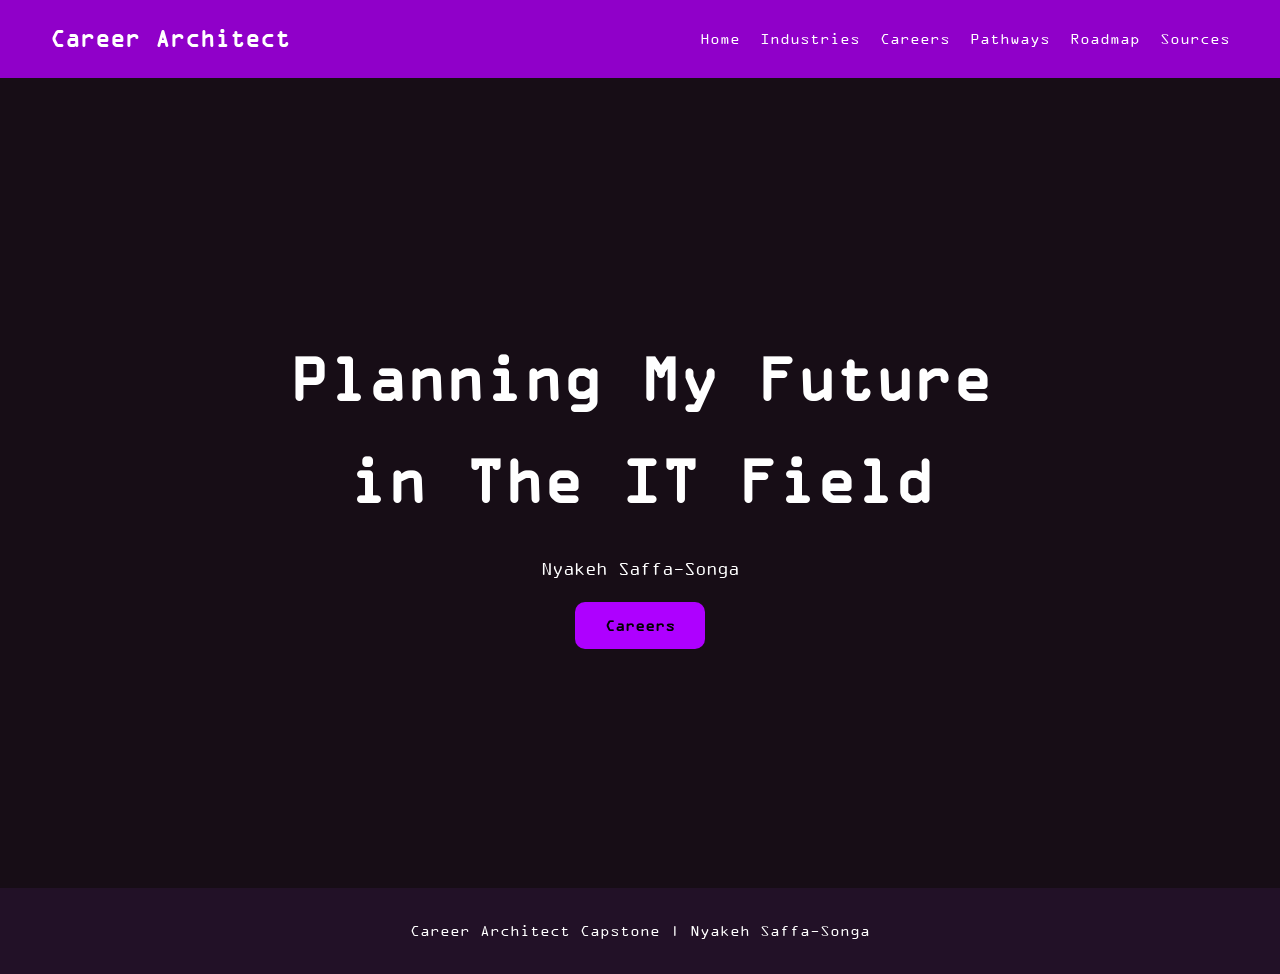
<file: index.html>
<!DOCTYPE html>
<html lang="en">
<head>
    <meta charset="UTF-8">
    <meta name="viewport" content="width=device-width, initial-scale=1.0">
    <title>Career Architect | Nyakeh Saffa-Songa</title>
    <link rel="stylesheet" href="style.css">
</head>
<body>

<header>
    <nav>
        <h1>Career Architect</h1>

        <ul>
            <li><a href="index.html">Home</a></li>
            <li><a href="industries.html">Industries</a></li>
            <li><a href="careers.html">Careers</a></li>
            <li><a href="pathways.html">Pathways</a></li>
            <li><a href="roadmap.html">Roadmap</a></li>
            <li><a href="sources.html">Sources</a></li>
        </ul>
    </nav>

    <section class="hero">
        <div class="heroContent">
            <h2>Planning My Future in The IT Field</h2>

            <p>
                Nyakeh Saffa-Songa
            </p>

            <a href="careers.html" class="btn">Careers</a>
        </div>
    </section>
</header>

<footer>
    <p>Career Architect Capstone | Nyakeh Saffa-Songa</p>
</footer>

<script src="script.js"></script>
</body>
</html>
</file>
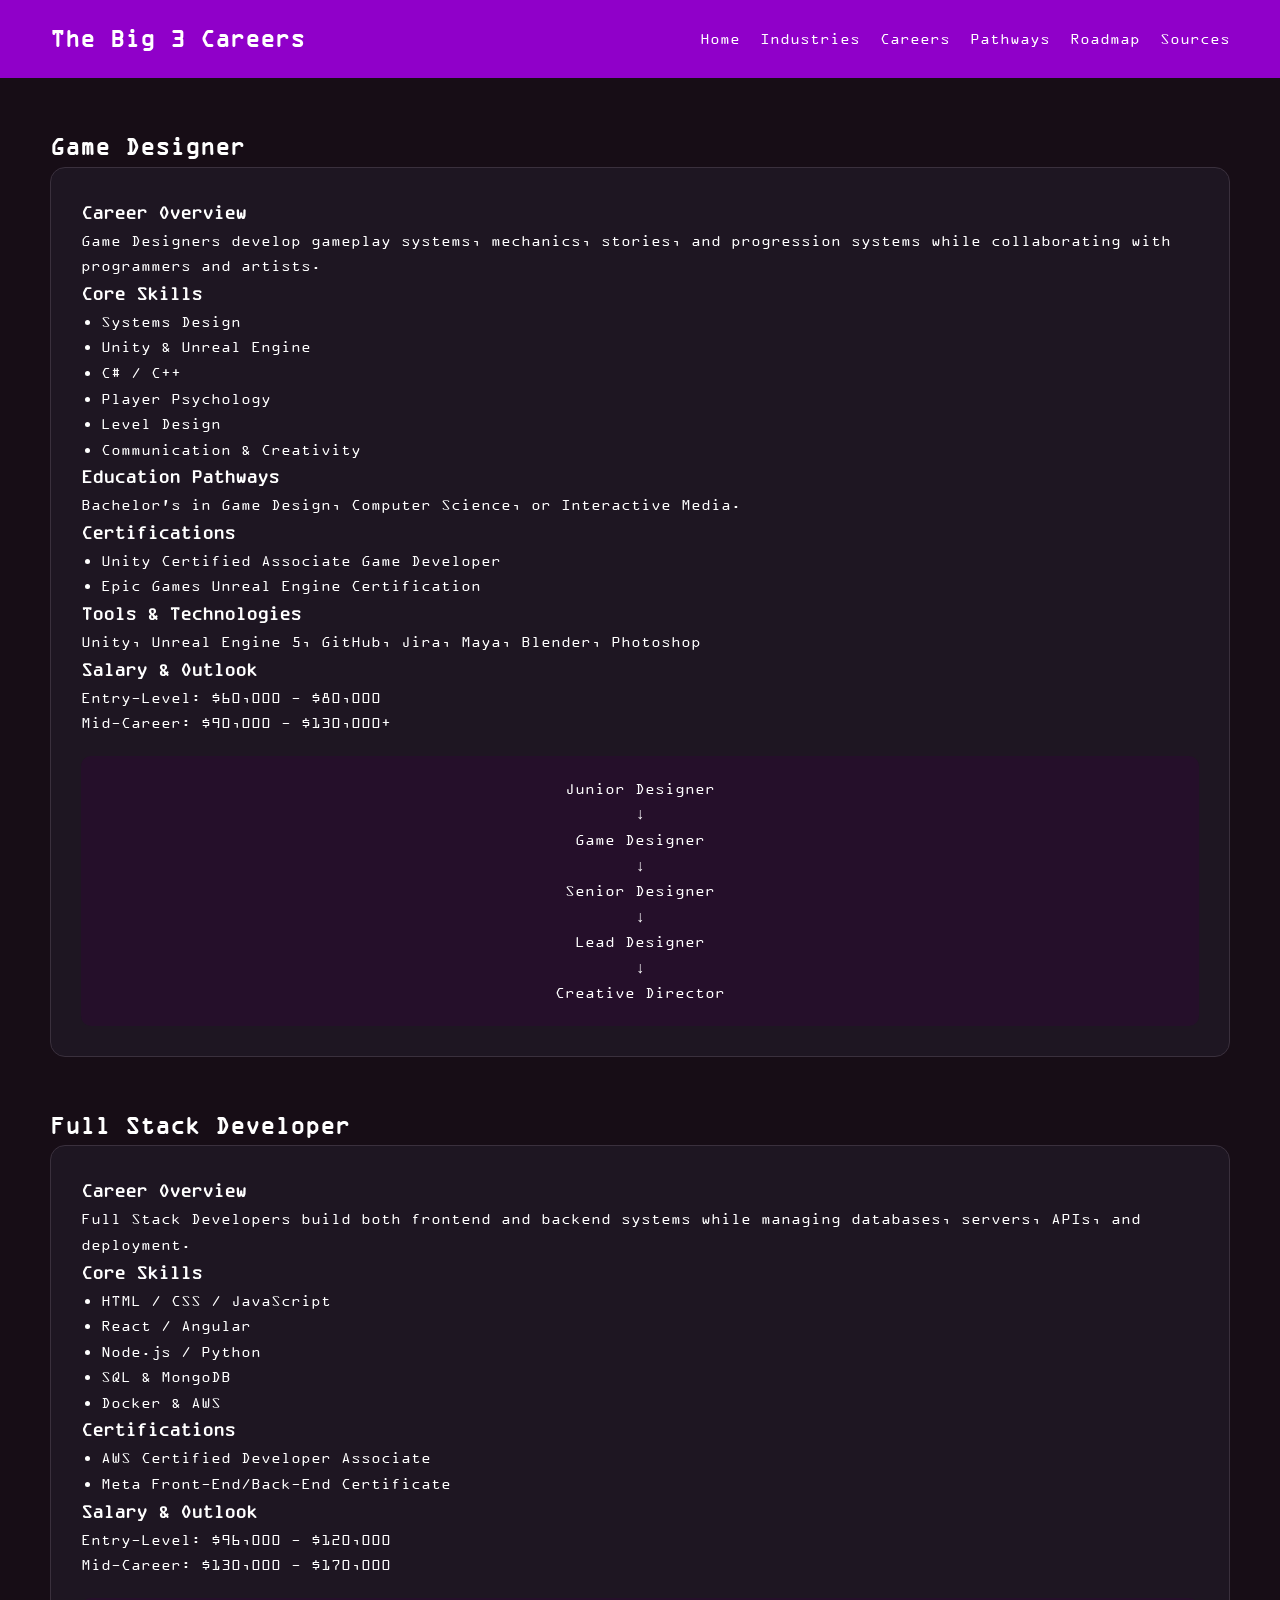
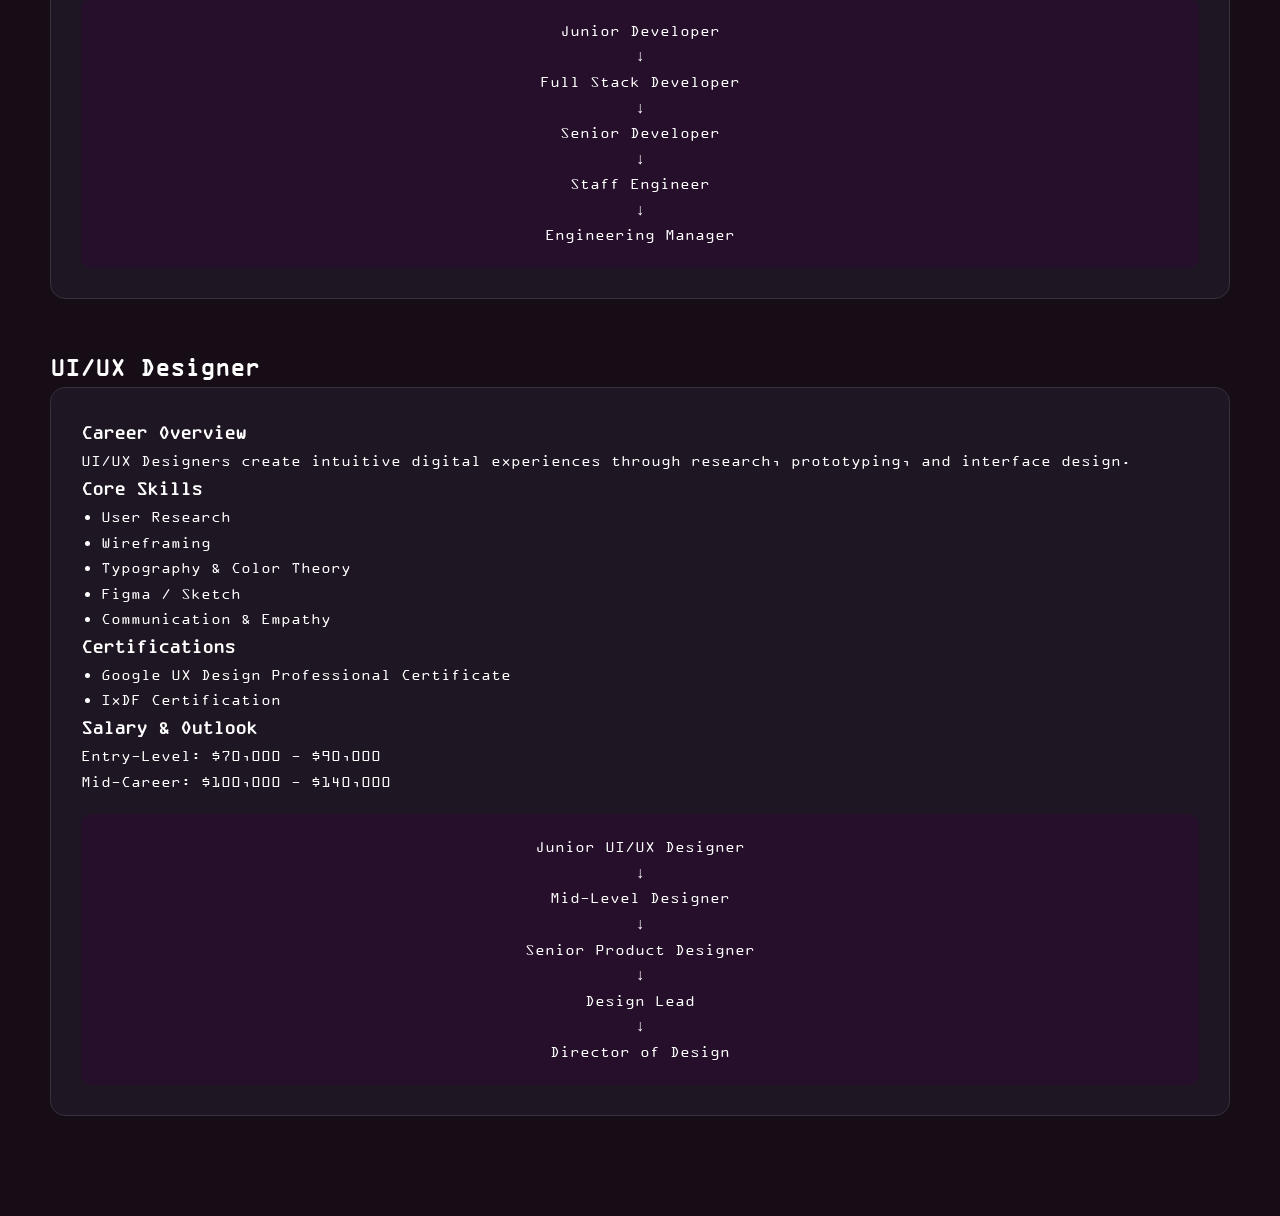
<file: careers.html>
<!DOCTYPE html>
<html lang="en">
<head>
    <meta charset="UTF-8">
    <meta name="viewport" content="width=device-width, initial-scale=1.0">
    <title>Career Deep Dive</title>
    <link rel="stylesheet" href="style.css">
</head>
<body>

<nav>
    <h1>The Big 3 Careers</h1>

    <ul>
        <li><a href="index.html">Home</a></li>
        <li><a href="industries.html">Industries</a></li>
        <li><a href="careers.html">Careers</a></li>
        <li><a href="pathways.html">Pathways</a></li>
        <li><a href="roadmap.html">Roadmap</a></li>
        <li><a href="sources.html">Sources</a></li>
    </ul>
</nav>

<main class="careerContainer">

<section class="careerSection">

<h2>Game Designer</h2>

<div class="careerBox">

<h3>Career Overview</h3>

<p>
Game Designers develop gameplay systems, mechanics,
stories, and progression systems while collaborating
with programmers and artists.
</p>

<h3>Core Skills</h3>

<ul>
<li>Systems Design</li>
<li>Unity & Unreal Engine</li>
<li>C# / C++</li>
<li>Player Psychology</li>
<li>Level Design</li>
<li>Communication & Creativity</li>
</ul>

<h3>Education Pathways</h3>

<p>
Bachelor's in Game Design, Computer Science,
or Interactive Media.
</p>

<h3>Certifications</h3>

<ul>
<li>Unity Certified Associate Game Developer</li>
<li>Epic Games Unreal Engine Certification</li>
</ul>

<h3>Tools & Technologies</h3>

<p>
Unity, Unreal Engine 5, GitHub, Jira,
Maya, Blender, Photoshop
</p>

<h3>Salary & Outlook</h3>

<p>
Entry-Level: $60,000 - $80,000
<br>
Mid-Career: $90,000 - $130,000+
</p>

<div class="ladder">
    <div>Junior Designer</div>
    <div>↓</div>
    <div>Game Designer</div>
    <div>↓</div>
    <div>Senior Designer</div>
    <div>↓</div>
    <div>Lead Designer</div>
    <div>↓</div>
    <div>Creative Director</div>
</div>

</div>
</section>

<section class="careerSection">

<h2>Full Stack Developer</h2>

<div class="careerBox">

<h3>Career Overview</h3>

<p>
Full Stack Developers build both frontend
and backend systems while managing databases,
servers, APIs, and deployment.
</p>

<h3>Core Skills</h3>

<ul>
<li>HTML / CSS / JavaScript</li>
<li>React / Angular</li>
<li>Node.js / Python</li>
<li>SQL & MongoDB</li>
<li>Docker & AWS</li>
</ul>

<h3>Certifications</h3>

<ul>
<li>AWS Certified Developer Associate</li>
<li>Meta Front-End/Back-End Certificate</li>
</ul>

<h3>Salary & Outlook</h3>

<p>
Entry-Level: $96,000 - $120,000
<br>
Mid-Career: $130,000 - $170,000
</p>

<div class="ladder">
    <div>Junior Developer</div>
    <div>↓</div>
    <div>Full Stack Developer</div>
    <div>↓</div>
    <div>Senior Developer</div>
    <div>↓</div>
    <div>Staff Engineer</div>
    <div>↓</div>
    <div>Engineering Manager</div>
</div>

</div>
</section>

<section class="careerSection">

<h2>UI/UX Designer</h2>

<div class="careerBox">

<h3>Career Overview</h3>

<p>
UI/UX Designers create intuitive digital
experiences through research, prototyping,
and interface design.
</p>

<h3>Core Skills</h3>

<ul>
<li>User Research</li>
<li>Wireframing</li>
<li>Typography & Color Theory</li>
<li>Figma / Sketch</li>
<li>Communication & Empathy</li>
</ul>

<h3>Certifications</h3>

<ul>
<li>Google UX Design Professional Certificate</li>
<li>IxDF Certification</li>
</ul>

<h3>Salary & Outlook</h3>

<p>
Entry-Level: $70,000 - $90,000
<br>
Mid-Career: $100,000 - $140,000
</p>

<div class="ladder">
    <div>Junior UI/UX Designer</div>
    <div>↓</div>
    <div>Mid-Level Designer</div>
    <div>↓</div>
    <div>Senior Product Designer</div>
    <div>↓</div>
    <div>Design Lead</div>
    <div>↓</div>
    <div>Director of Design</div>
</div>

</div>
</section>

</main>

<script src="script.js"></script>

</body>
</html>
</file>
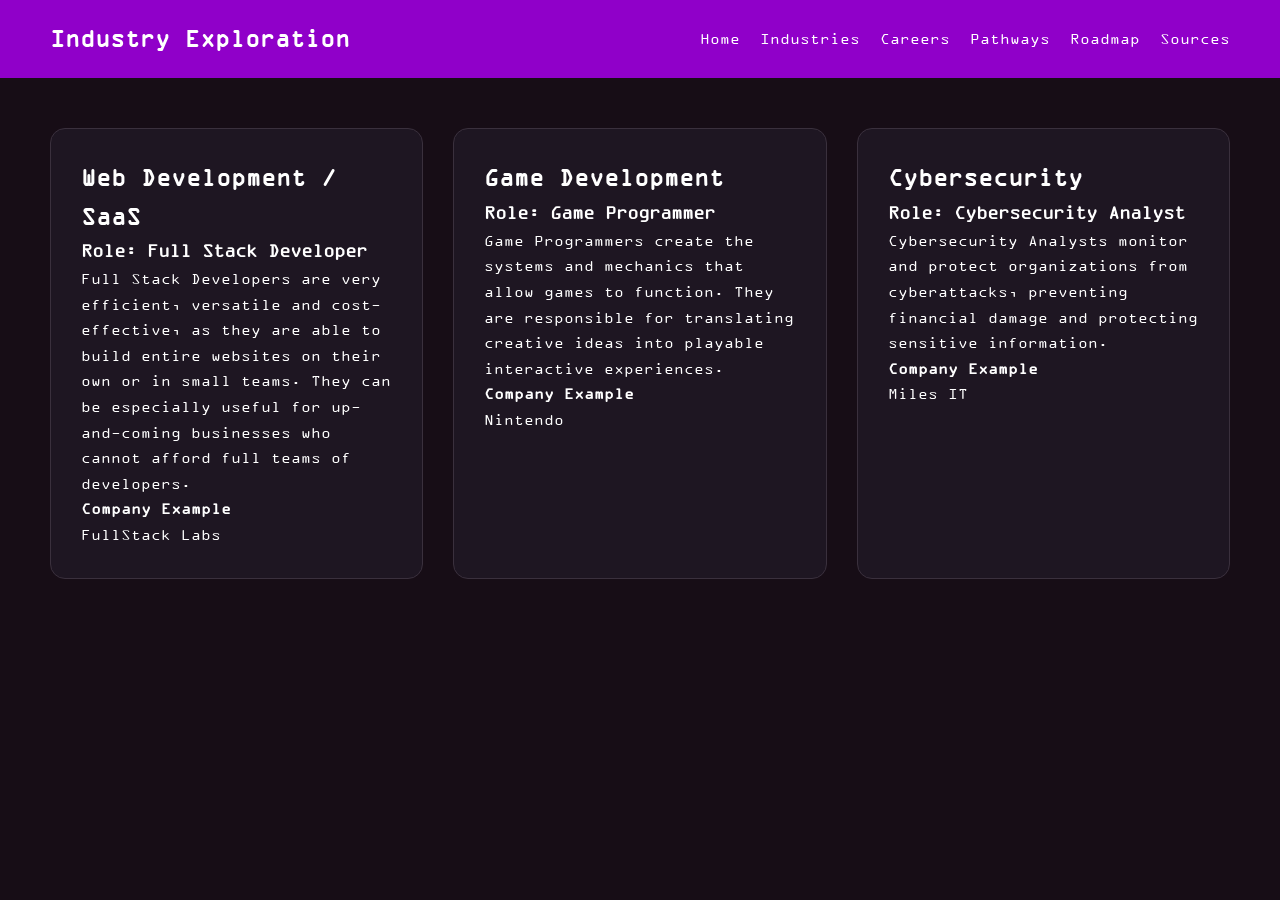
<file: industries.html>
<!DOCTYPE html>
<html lang="en">
<head>
    <meta charset="UTF-8">
    <meta name="viewport" content="width=device-width, initial-scale=1.0">
    <title>Industries</title>
    <link rel="stylesheet" href="style.css">
</head>
<body>

<nav>
    <h1>Industry Exploration</h1>

    <ul>
        <li><a href="index.html">Home</a></li>
        <li><a href="industries.html">Industries</a></li>
        <li><a href="careers.html">Careers</a></li>
        <li><a href="pathways.html">Pathways</a></li>
        <li><a href="roadmap.html">Roadmap</a></li>
        <li><a href="sources.html">Sources</a></li>
    </ul>
</nav>

<main class="industryGrid">

<div class="industryCard">
    <h2>Web Development / SaaS</h2>

    <h3>Role: Full Stack Developer</h3>

    <p>
        Full Stack Developers are very efficient, versatile and cost-effective, as they are able to build entire websites on their own or in small teams. They can be especially useful for up-and-coming businesses who cannot afford full teams of developers.
    </p>

    <h4>Company Example</h4>
    <p>FullStack Labs</p>
</div>

<div class="industryCard">
    <h2>Game Development</h2>

    <h3>Role: Game Programmer</h3>

    <p>
        Game Programmers create the systems and mechanics that allow
        games to function. They are responsible for translating
        creative ideas into playable interactive experiences.
    </p>

    <h4>Company Example</h4>
    <p>Nintendo</p>
</div>

<div class="industryCard">
    <h2>Cybersecurity</h2>

    <h3>Role: Cybersecurity Analyst</h3>

    <p>
        Cybersecurity Analysts monitor and protect organizations
        from cyberattacks, preventing financial damage and
        protecting sensitive information.
    </p>

    <h4>Company Example</h4>
    <p>Miles IT</p>
</div>

</main>

<script src="script.js"></script>
</body>
</html>
</file>
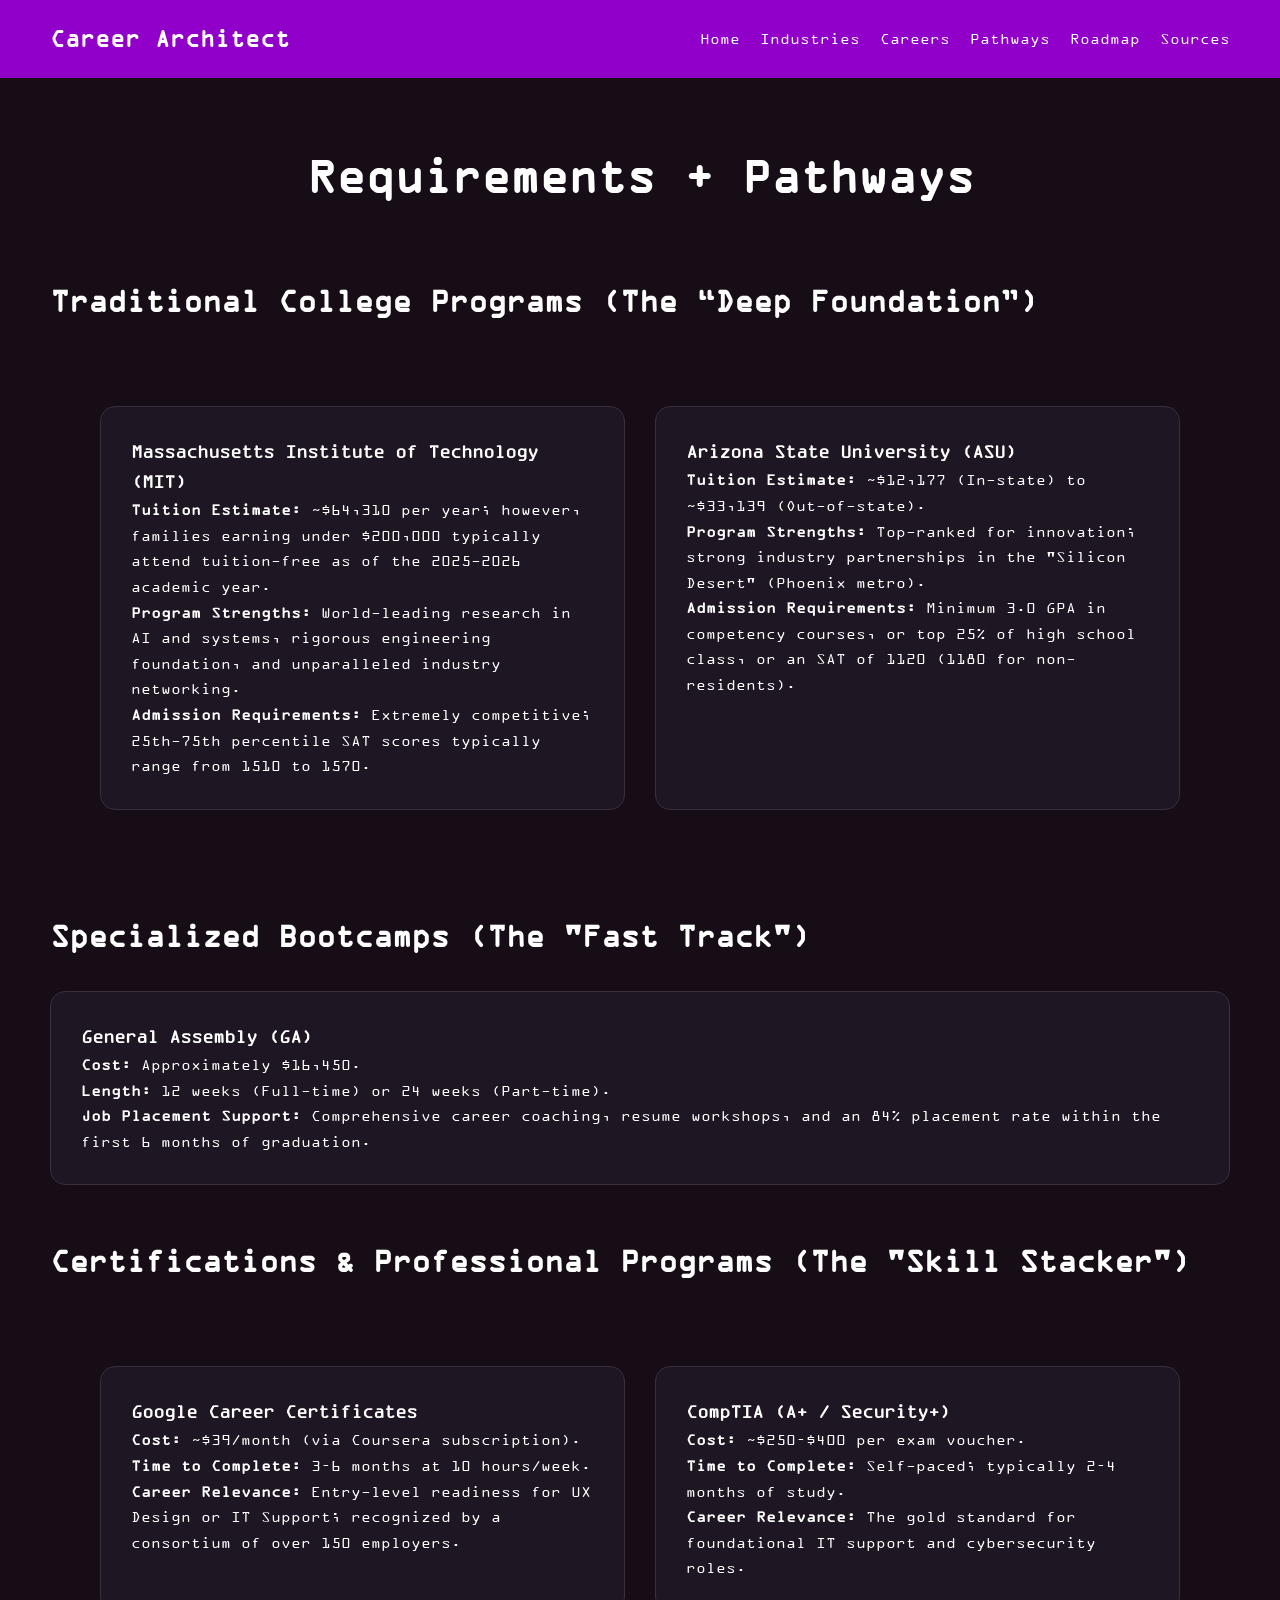
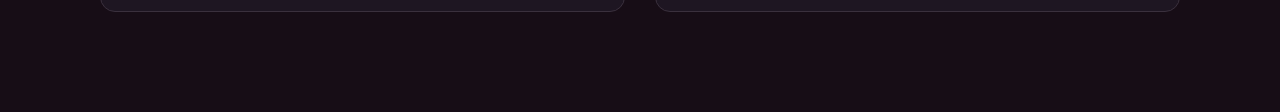
<file: pathways.html>
<!DOCTYPE html>
<html lang="en">
<head>
    <meta charset="UTF-8">
    <meta name="viewport" content="width=device-width, initial-scale=1.0">
    <title>Requirements + Pathways</title>

    <link rel="stylesheet" href="style.css">
</head>
<body>

<nav>
    <h1>Career Architect</h1>

    <ul>
        <li><a href="index.html">Home</a></li>
        <li><a href="industries.html">Industries</a></li>
        <li><a href="careers.html">Careers</a></li>
        <li><a href="pathways.html">Pathways</a></li>
        <li><a href="roadmap.html">Roadmap</a></li>
        <li><a href="sources.html">Sources</a></li>
    </ul>
</nav>

<main class="pathways">

<h1 class="pageTitle">
Requirements + Pathways
</h1>

<section class="pathSection">

<h2>Traditional College Programs (The “Deep Foundation”)</h2>

<div class="pathGrid">

<div class="pathCard">
<h3>Massachusetts Institute of Technology (MIT)</h3>

<p><strong>Tuition Estimate:</strong> ~$64,310 per year; however, families earning under $200,000 typically attend tuition-free as of the 2025-2026 academic year.</p>

<p><strong>Program Strengths:</strong> World-leading research in AI and systems, rigorous engineering foundation, and unparalleled industry networking.</p>

<p><strong>Admission Requirements:</strong> Extremely competitive; 25th-75th percentile SAT scores typically range from 1510 to 1570.</p>
</div>

<div class="pathCard">
<h3>Arizona State University (ASU)</h3>

<p><strong>Tuition Estimate:</strong> ~$12,177 (In-state) to ~$33,139 (Out-of-state).</p>

<p><strong>Program Strengths:</strong> Top-ranked for innovation; strong industry partnerships in the "Silicon Desert" (Phoenix metro).</p>

<p><strong>Admission Requirements:</strong> Minimum 3.0 GPA in competency courses, or top 25% of high school class, or an SAT of 1120 (1180 for non-residents).</p>
</div>

</div>

</section>

<section class="pathSection">

<h2>Specialized Bootcamps (The "Fast Track")</h2>

<div class="pathCard fullWidth">

<h3>General Assembly (GA)</h3>

<p><strong>Cost:</strong> Approximately $16,450.</p>

<p><strong>Length:</strong> 12 weeks (Full-time) or 24 weeks (Part-time).</p>

<p><strong>Job Placement Support:</strong> Comprehensive career coaching, resume workshops, and an 84% placement rate within the first 6 months of graduation.</p>

</div>

</section>

<section class="pathSection">

<h2>Certifications & Professional Programs (The "Skill Stacker")</h2>

<div class="pathGrid">

<div class="pathCard">

<h3>Google Career Certificates</h3>

<p><strong>Cost:</strong> ~$39/month (via Coursera subscription).</p>

<p><strong>Time to Complete:</strong> 3–6 months at 10 hours/week.</p>

<p><strong>Career Relevance:</strong> Entry-level readiness for UX Design or IT Support; recognized by a consortium of over 150 employers.</p>

</div>

<div class="pathCard">

<h3>CompTIA (A+ / Security+)</h3>

<p><strong>Cost:</strong> ~$250–$400 per exam voucher.</p>

<p><strong>Time to Complete:</strong> Self-paced; typically 2–4 months of study.</p>

<p><strong>Career Relevance:</strong> The gold standard for foundational IT support and cybersecurity roles.</p>

</div>

</div>

</section>

</main>

<script src="script.js"></script>

</body>
</html>
</file>
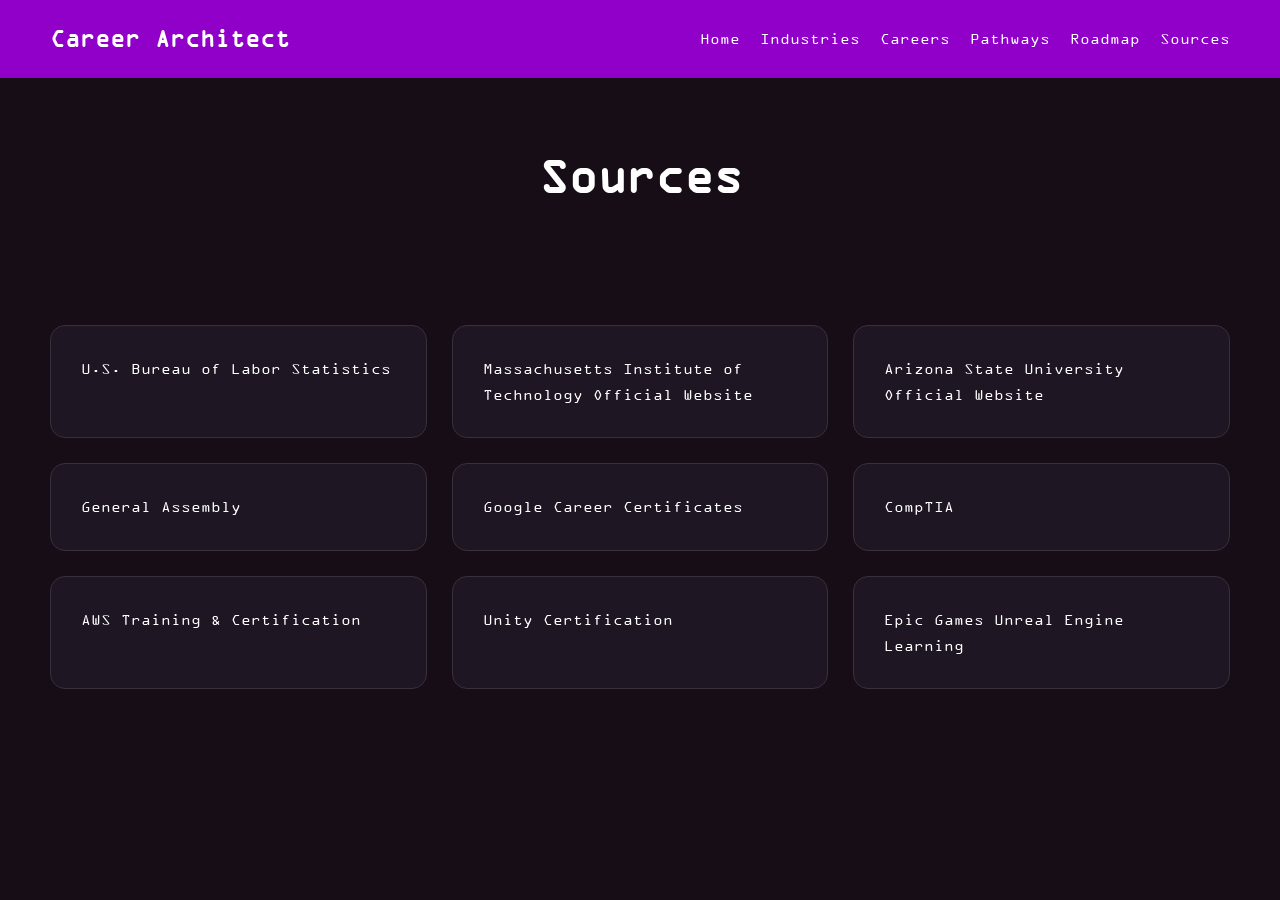
<file: sources.html>
<!DOCTYPE html>
<html lang="en">
<head>
    <meta charset="UTF-8">
    <meta name="viewport" content="width=device-width, initial-scale=1.0">
    <title>Sources</title>

    <link rel="stylesheet" href="style.css">
</head>
<body>

<nav>
    <h1>Career Architect</h1>

    <ul>
        <li><a href="index.html">Home</a></li>
        <li><a href="industries.html">Industries</a></li>
        <li><a href="careers.html">Careers</a></li>
        <li><a href="pathways.html">Pathways</a></li>
        <li><a href="roadmap.html">Roadmap</a></li>
        <li><a href="sources.html">Sources</a></li>
    </ul>
</nav>

<main class="sources-page">

<h1 class="pageTitle">Sources</h1>

<div class="sourcesContainer">

<div class="sourceCard">
<p>U.S. Bureau of Labor Statistics</p>
</div>

<div class="sourceCard">
<p>Massachusetts Institute of Technology Official Website</p>
</div>

<div class="sourceCard">
<p>Arizona State University Official Website</p>
</div>

<div class="sourceCard">
<p>General Assembly</p>
</div>

<div class="sourceCard">
<p>Google Career Certificates</p>
</div>

<div class="sourceCard">
<p>CompTIA</p>
</div>

<div class="sourceCard">
<p>AWS Training & Certification</p>
</div>

<div class="sourceCard">
<p>Unity Certification</p>
</div>

<div class="sourceCard">
<p>Epic Games Unreal Engine Learning</p>
</div>

</div>

</main>

<script src="script.js"></script>

</body>
</html>
</file>
<file: style.css>
* {
    margin:0;
    padding:0;
    box-sizing:border-box;
}

@font-face {
    font-family: OCR A Extended;
    src: url(./fonts/OCRAEXT.TTF);
}

body {
    font-family: OCR A Extended;
    background: #170d16;
    color: white;
    line-height:1.6;
}

nav {
    display: flex;
    justify-content:space-between;
    align-items:center;
    padding:20px 50px;
    background:#9000c9;
}

nav ul {
    display:flex;
    gap:20px;
    list-style:none;
}

nav a {
    color:white;
    text-decoration:none;
}

.hero {
    height:90vh;
    display:flex;
    justify-content:center;
    align-items:center;
    text-align:center;
    padding:40px;
}

.heroContent {
    max-width:800px;
}

.hero h2 {
    font-size:4rem;
    margin-bottom:20px;
}

.hero p {
    font-size:1.2rem;
    margin-bottom:30px;
}

.btn {
    padding: 15px 30px;
    background: #ae00ff;
    color: black;
    text-decoration: none;
    border-radius: 10px;
    font-weight: bold;
}

.cards, .industryGrid, .pathGrid {
    display: grid;
    grid-template-columns: repeat(auto-fit,minmax(300px,1fr));
    gap: 30px;
    padding: 50px;
}

.card, .industryCard, .pathCard, .careerBox, .timelineItem {
    background:#1e1622;
    padding:30px;
    border-radius:15px;
    border:1px solid #3a303d;
}

.careerContainer {
    padding:50px;
}

.careerSection {
    margin-bottom:50px;
}

.careerBox ul {
    margin-left:20px;
}

.ladder {
    margin-top:20px;
    padding:20px;
    background:#250f2a;
    border-radius:10px;
    text-align:center;
}

.timeline {
    padding:50px;
    display:flex;
    flex-direction:column;
    gap:30px;
}

footer {
    text-align:center;
    padding:30px;
    background:#221127;
}

html {
    scroll-behavior:smooth;
}

nav {
    position:sticky;
    top:0;
    z-index:1000;
    transition:0.3s;
}


.show {
    opacity:1;
    transform:translateY(0);
}

.pageTitle {
    text-align:center;
    font-size:3rem;
    margin:60px 0;
}

.pathSection {
    padding:0 50px 50px 50px;
}

.pathSection h2 {
    margin-bottom:30px;
    font-size:2rem;
}

.fullWidth {
    width:100%;
}

.sourcesContainer {
    display:grid;
    grid-template-columns:repeat(auto-fit,minmax(300px,1fr));
    gap:25px;
    padding:50px;
}

.sourceCard {
    background:#1e1622;
    padding:30px;
    border-radius:15px;
    border:1px solid #39303d;
}

.timelinePage {
    padding-bottom:100px;
}
</file>
